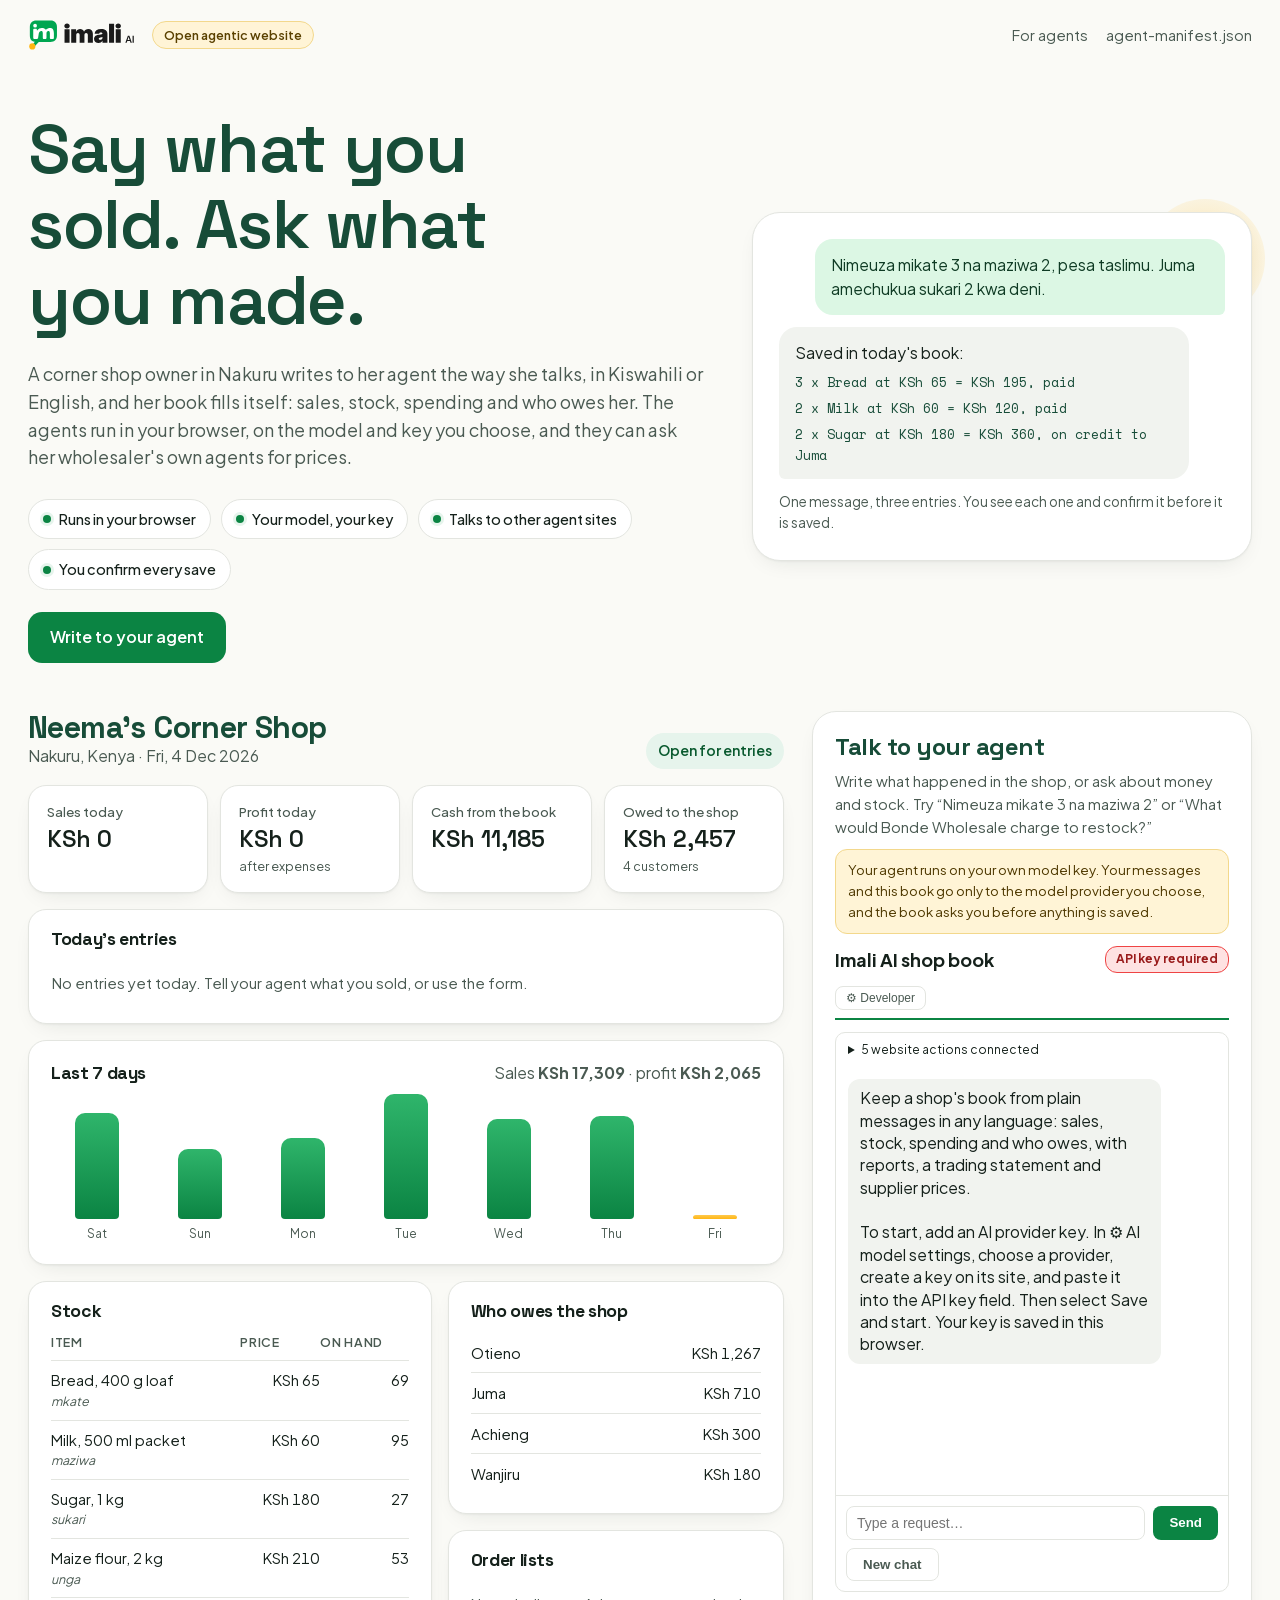
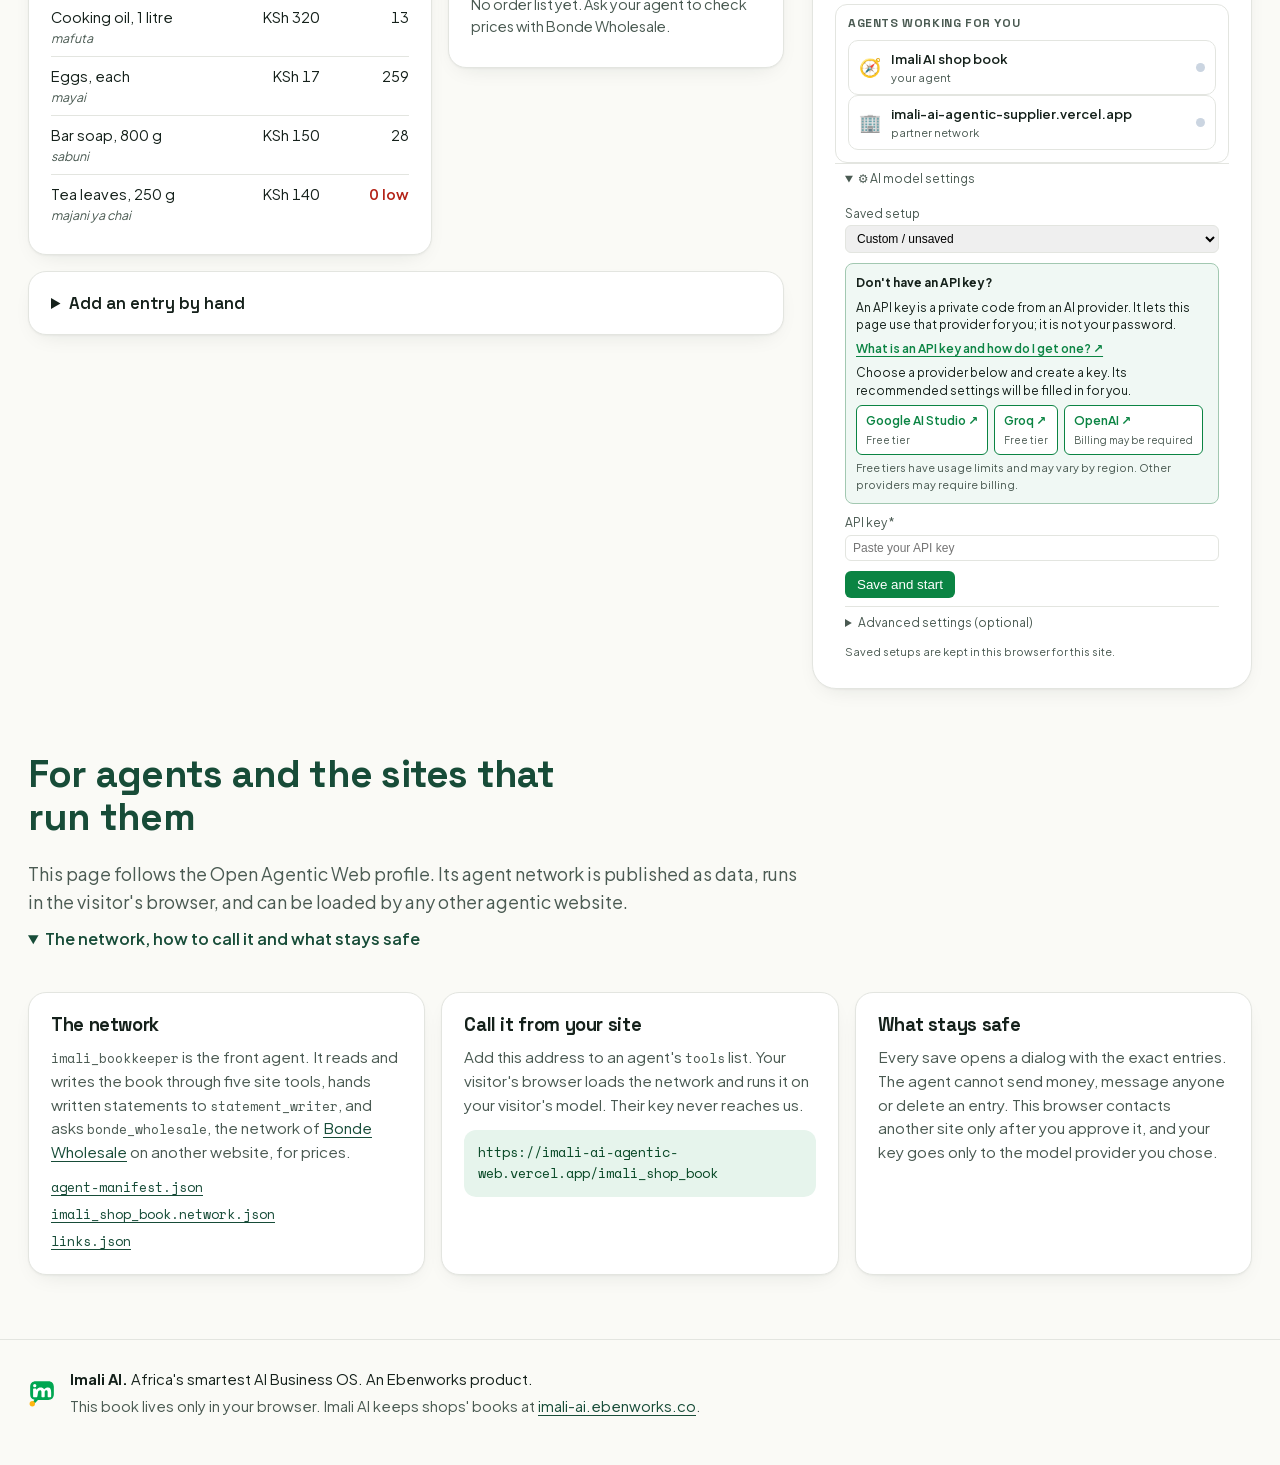
<file: shop/index.html>
<!doctype html>
<html lang="en">
<head>
  <meta charset="utf-8">
  <meta name="viewport" content="width=device-width, initial-scale=1">
  <meta name="color-scheme" content="light">
  <meta name="theme-color" content="#FAFAF6">
  <title>Imali AI shop book: an open agentic website</title>
  <meta name="description" content="Keep a shop's book from plain messages in any language. The agents run in your browser with the model key you choose, and can ask other agentic websites for prices.">
  <link rel="icon" href="assets/imali-icon.svg" type="image/svg+xml">
  <link rel="preload" href="assets/fonts/space-grotesk-latin.woff2" as="font" type="font/woff2" crossorigin>
  <link rel="preload" href="assets/fonts/plus-jakarta-sans-latin.woff2" as="font" type="font/woff2" crossorigin>
  <link rel="alternate" type="application/json" href="agent-manifest.json" title="Agent network manifest">
  <link rel="stylesheet" href="styles.css">
  <script type="module" src="view.js"></script>
  <script type="module" src="site.js"></script>
</head>
<body>
  <a class="skip" href="#assistant">Skip to your agent</a>
  <header class="top">
    <a class="brand" href="https://imali-ai.ebenworks.co/" aria-label="Imali AI home">
      <img src="assets/imali-logo-horizontal.svg" alt="Imali AI" width="132" height="36">
    </a>
    <span class="chip chip-gold">Open agentic website</span>
    <nav class="top-links" aria-label="Agent files">
      <a href="#for-agents">For agents</a>
      <a href="agent-manifest.json">agent-manifest.json</a>
    </nav>
  </header>

  <main>
    <section class="hero" aria-labelledby="hero-title">
      <div class="hero-text">
        <h1 id="hero-title">Say what you sold. Ask what you made.</h1>
        <p class="lead">A corner shop owner in Nakuru writes to her agent the way she talks, in Kiswahili or English, and her book fills itself: sales, stock, spending and who owes her. The agents run in your browser, on the model and key you choose, and they can ask her wholesaler's own agents for prices.</p>
        <ul class="pills" aria-label="How it works">
          <li><span class="dot"></span>Runs in your browser</li>
          <li><span class="dot"></span>Your model, your key</li>
          <li><span class="dot"></span>Talks to other agent sites</li>
          <li><span class="dot"></span>You confirm every save</li>
        </ul>
        <a class="jump" href="#assistant">Write to your agent</a>
      </div>
      <figure class="hero-card" aria-label="An example message and the entries it makes">
        <p class="bubble bubble-owner">Nimeuza mikate 3 na maziwa 2, pesa taslimu. Juma amechukua sukari 2 kwa deni.</p>
        <p class="bubble bubble-agent">Saved in today's book:<br>
          <span>3 x Bread at KSh 65 = KSh 195, paid</span>
          <span>2 x Milk at KSh 60 = KSh 120, paid</span>
          <span>2 x Sugar at KSh 180 = KSh 360, on credit to Juma</span>
        </p>
        <figcaption>One message, three entries. You see each one and confirm it before it is saved.</figcaption>
      </figure>
    </section>

    <div class="layout">
      <section id="book" class="book" aria-labelledby="book-title">
        <div class="book-head">
          <div>
            <h2 id="book-title">Neema's Corner Shop</h2>
            <p class="muted">Nakuru, Kenya · <span id="book-date">Today</span></p>
          </div>
          <p class="status" id="book-status" data-state="open">Open for entries</p>
        </div>

        <div class="stats">
          <div class="stat"><span class="label">Sales today</span><strong id="stat-sales">KSh 0</strong></div>
          <div class="stat"><span class="label">Profit today</span><strong id="stat-profit">KSh 0</strong><span class="hint">after expenses</span></div>
          <div class="stat"><span class="label">Cash from the book</span><strong id="stat-cash">KSh 0</strong></div>
          <div class="stat"><span class="label">Owed to the shop</span><strong id="stat-owed">KSh 0</strong><span class="hint" id="stat-owed-who"></span></div>
        </div>
        <div class="panel">
          <h3>Today's entries</h3>
          <ol id="entries" class="entries" aria-live="polite"></ol>
        </div>

        <div class="panel week">
          <div class="panel-head">
            <h3>Last 7 days</h3>
            <p class="muted">Sales <strong id="week-total">KSh 0</strong> · profit <strong id="week-profit">KSh 0</strong></p>
          </div>
          <div id="week-chart" class="chart" role="img" aria-label="Bar chart of sales on each of the last 7 days"></div>
        </div>

        <div class="split">
          <div class="panel">
            <h3>Stock</h3>
            <table class="stock">
              <thead><tr><th scope="col">Item</th><th scope="col" class="num">Price</th><th scope="col" class="num">On hand</th></tr></thead>
              <tbody id="stock-rows"></tbody>
            </table>
          </div>
          <div class="side">
            <div class="panel">
              <h3>Who owes the shop</h3>
              <ul id="owed" class="owed"></ul>
            </div>
            <div class="panel">
              <h3>Order lists</h3>
              <ul id="orders" class="orders"></ul>
            </div>
          </div>
        </div>

        <details class="panel manual">
          <summary>Add an entry by hand</summary>
          <form id="entry-form" class="entry-form" novalidate>
            <label>Kind
              <select id="f-kind" name="kind">
                <option value="sale">Sale</option>
                <option value="stock_in">Stock in</option>
                <option value="expense">Expense</option>
                <option value="debt_payment">Customer paid back</option>
              </select>
            </label>
            <label data-kinds="sale stock_in">Item <select id="f-item" name="itemId"></select></label>
            <label data-kinds="sale stock_in">Quantity <input id="f-quantity" name="quantity" type="number" min="1" max="1000" inputmode="numeric" value="1"></label>
            <label data-kinds="sale stock_in">Price each, KSh <input id="f-price" name="unitPrice" type="number" min="1" inputmode="numeric" placeholder="List price"></label>
            <label data-kinds="sale debt_payment">Customer <input id="f-customer" name="customer" type="text" maxlength="40" autocomplete="off"></label>
            <label data-kinds="sale" class="check"><input id="f-credit" name="credit" type="checkbox"> On credit</label>
            <label data-kinds="expense">Category <select id="f-category" name="category"></select></label>
            <label data-kinds="expense debt_payment">Amount, KSh <input id="f-amount" name="amount" type="number" min="1" inputmode="numeric"></label>
            <label data-kinds="expense">Note <input id="f-note" name="note" type="text" maxlength="80" autocomplete="off"></label>
            <div class="form-actions">
              <button type="submit" class="button">Save entry</button>
              <button type="button" class="button ghost" id="reset-book">Start the book again</button>
            </div>
            <p id="form-message" class="form-message" role="status"></p>
          </form>
          <p class="muted small">Book version <span id="version">1</span>. The book lives in this browser only.</p>
        </details>
      </section>

      <section id="assistant" class="assistant" aria-labelledby="assistant-heading">
        <div class="assistant-intro">
          <h2 id="assistant-heading">Talk to your agent</h2>
          <p>Write what happened in the shop, or ask about money and stock. Try “Nimeuza mikate 3 na maziwa 2” or “What would Bonde Wholesale charge to restock?”</p>
          <p class="assistant-note">Your agent runs on your own model key. Your messages and this book go only to the model provider you choose, and the book asks you before anything is saved.</p>
        </div>
        <p id="assistant-status" role="status">Connecting your agent… If this message stays, your agent could not load. The book still works by hand.</p>
        <div id="agent-app">
          <div data-ns-slot="header"></div>
          <div class="assistant-panels">
            <div data-ns-slot="chat"></div>
            <div data-ns-slot="agents"></div>
          </div>
          <div data-ns-slot="settings"></div>
        </div>
      </section>
    </div>

    <section id="for-agents" class="for-agents" aria-labelledby="agents-title">
      <h2 id="agents-title">For agents and the sites that run them</h2>
      <p class="lead">This page follows the Open Agentic Web profile. Its agent network is published as data, runs in the visitor's browser, and can be loaded by any other agentic website.</p>
      <details class="agent-details" id="agent-details" open>
      <summary>The network, how to call it and what stays safe</summary>
      <div class="cards">
        <article class="card">
          <h3>The network</h3>
          <p><code>imali_bookkeeper</code> is the front agent. It reads and writes the book through five site tools, hands written statements to <code>statement_writer</code>, and asks <code>bonde_wholesale</code>, the network of <a href="https://imali-ai-agentic-supplier.vercel.app/" data-partner="bonde_wholesale">Bonde Wholesale</a> on another website, for prices.</p>
          <ul class="file-list">
            <li><a href="agent-manifest.json">agent-manifest.json</a></li>
            <li><a href="imali_shop_book.network.json">imali_shop_book.network.json</a></li>
            <li><a href="links.json">links.json</a></li>
          </ul>
        </article>
        <article class="card">
          <h3>Call it from your site</h3>
          <p>Add this address to an agent's <code>tools</code> list. Your visitor's browser loads the network and runs it on your visitor's model. Their key never reaches us.</p>
          <pre class="snippet" id="link-snippet">https://imali-ai-agentic-web.vercel.app/imali_shop_book</pre>
        </article>
        <article class="card">
          <h3>What stays safe</h3>
          <p>Every save opens a dialog with the exact entries. The agent cannot send money, message anyone or delete an entry. This browser contacts another site only after you approve it, and your key goes only to the model provider you chose.</p>
        </article>
      </div>
      </details>
    </section>
  </main>

  <footer class="foot">
    <img src="assets/imali-icon.svg" alt="" width="28" height="28">
    <p><strong>Imali AI.</strong> Africa's smartest AI Business OS. An Ebenworks product.</p>
    <p class="muted">This book lives only in your browser. Imali AI keeps shops' books at <a href="https://imali-ai.ebenworks.co/">imali-ai.ebenworks.co</a>.</p>
  </footer>
</body>
</html>
</file>
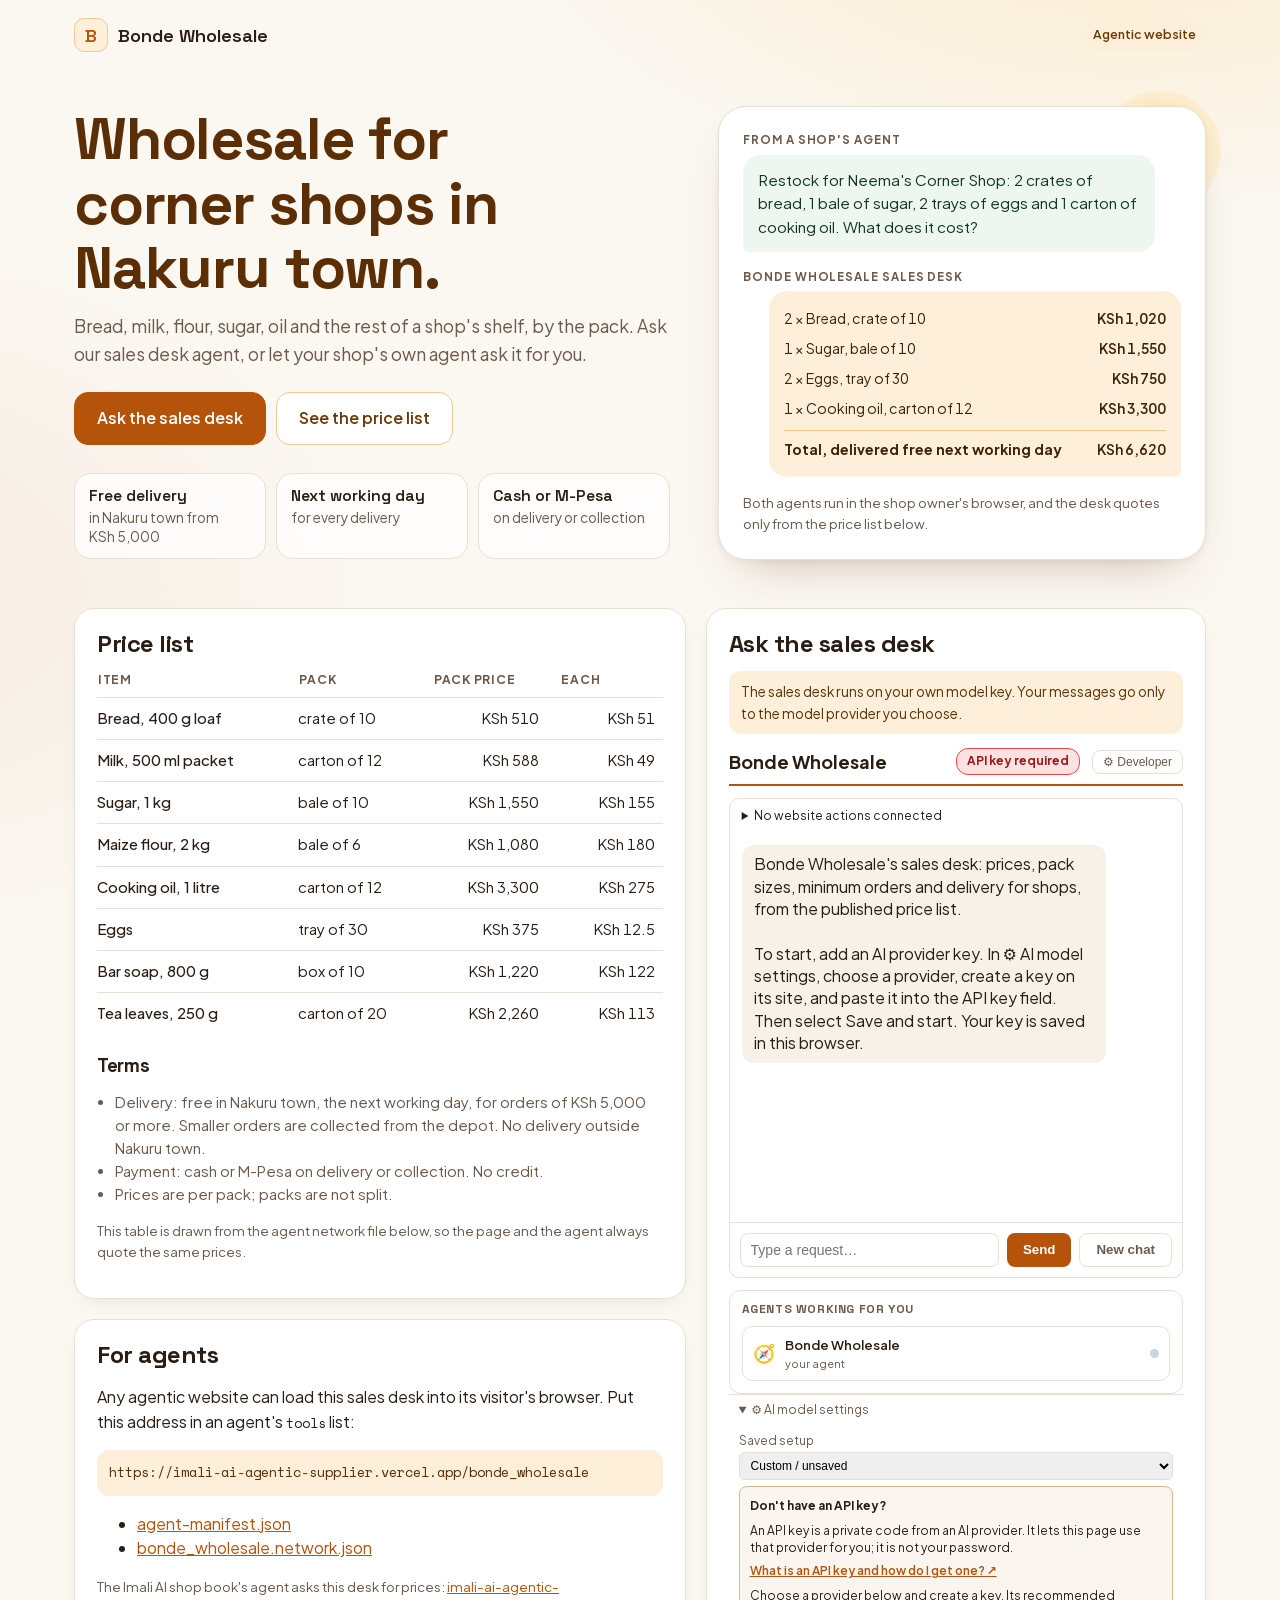
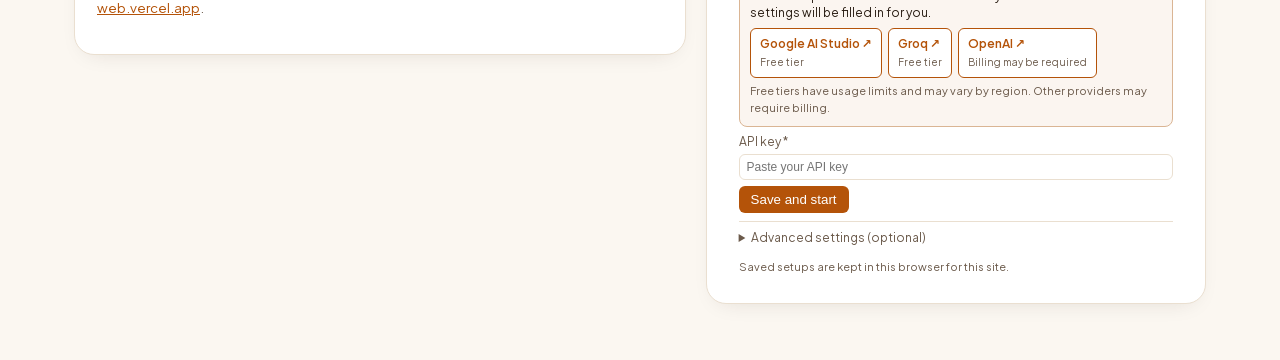
<file: supplier/index.html>
<!doctype html>
<html lang="en">
<head>
  <meta charset="utf-8">
  <meta name="viewport" content="width=device-width, initial-scale=1">
  <meta name="color-scheme" content="light">
  <meta name="theme-color" content="#FBF7F1">
  <link rel="icon" href="assets/bonde-icon.svg" type="image/svg+xml">
  <title>Bonde Wholesale: price list and sales desk agent</title>
  <meta name="description" content="Bonde Wholesale supplies shops in Nakuru town. Its sales desk agent answers prices, pack sizes and delivery for any shop's agent.">
  <link rel="alternate" type="application/json" href="agent-manifest.json" title="Agent network manifest">
  <link rel="stylesheet" href="styles.css">
  <script type="module" src="prices.js"></script>
  <script type="module" src="site.js"></script>
</head>
<body>
  <header class="top">
    <p class="mark"><span class="logo" aria-hidden="true">B</span> Bonde Wholesale</p>
    <span class="chip">Agentic website</span>
  </header>
  <main>
    <section class="hero" aria-labelledby="hero-title">
      <div class="hero-text">
        <h1 id="hero-title">Wholesale for corner shops in Nakuru town.</h1>
        <p class="lead">Bread, milk, flour, sugar, oil and the rest of a shop's shelf, by the pack. Ask our sales desk agent, or let your shop's own agent ask it for you.</p>
        <div class="actions">
          <a class="button" href="#assistant">Ask the sales desk</a>
          <a class="button ghost" href="#prices-title">See the price list</a>
        </div>
        <ul class="facts" aria-label="Terms in short">
          <li><strong>Free delivery</strong> in Nakuru town from KSh&nbsp;5,000</li>
          <li><strong>Next working day</strong> for every delivery</li>
          <li><strong>Cash or M-Pesa</strong> on delivery or collection</li>
        </ul>
      </div>
      <figure class="desk-card" aria-label="A shop's agent asks the sales desk for prices">
        <p class="from">From a shop's agent</p>
        <p class="bubble bubble-in">Restock for Neema's Corner Shop: 2 crates of bread, 1 bale of sugar, 2 trays of eggs and 1 carton of cooking oil. What does it cost?</p>
        <p class="from">Bonde Wholesale sales desk</p>
        <div class="bubble bubble-out">
          <span class="line"><span>2 × Bread, crate of 10</span><span>KSh 1,020</span></span>
          <span class="line"><span>1 × Sugar, bale of 10</span><span>KSh 1,550</span></span>
          <span class="line"><span>2 × Eggs, tray of 30</span><span>KSh 750</span></span>
          <span class="line"><span>1 × Cooking oil, carton of 12</span><span>KSh 3,300</span></span>
          <span class="line total"><span>Total, delivered free next working day</span><span>KSh 6,620</span></span>
        </div>
        <figcaption>Both agents run in the shop owner's browser, and the desk quotes only from the price list below.</figcaption>
      </figure>
    </section>
    <div class="layout">
      <section class="panel" aria-labelledby="prices-title">
        <h2 id="prices-title">Price list</h2>
        <div class="table-wrap">
          <table class="prices">
            <thead><tr><th scope="col">Item</th><th scope="col" class="col-pack">Pack</th><th scope="col" class="num">Pack price</th><th scope="col" class="num">Each</th></tr></thead>
            <tbody id="price-rows"><tr><td colspan="4">Loading the price list…</td></tr></tbody>
          </table>
        </div>
        <h3>Terms</h3>
        <ul id="terms" class="terms"></ul>
        <p class="small">This table is drawn from the agent network file below, so the page and the agent always quote the same prices.</p>
      </section>
      <section id="assistant" class="panel assistant" aria-labelledby="assistant-heading">
        <h2 id="assistant-heading">Ask the sales desk</h2>
        <p class="note">The sales desk runs on your own model key. Your messages go only to the model provider you choose.</p>
        <p id="assistant-status" role="status">Connecting the agent…</p>
        <div id="agent-app">
          <div data-ns-slot="header"></div>
          <div class="assistant-panels">
            <div data-ns-slot="chat"></div>
            <div data-ns-slot="agents"></div>
          </div>
          <div data-ns-slot="settings"></div>
        </div>
      </section>
      <section id="for-agents" class="panel files" aria-labelledby="files-title">
        <h2 id="files-title">For agents</h2>
        <p>Any agentic website can load this sales desk into its visitor's browser. Put this address in an agent's <code>tools</code> list:</p>
        <pre>https://imali-ai-agentic-supplier.vercel.app/bonde_wholesale</pre>
        <ul>
          <li><a href="agent-manifest.json">agent-manifest.json</a></li>
          <li><a href="bonde_wholesale.network.json">bonde_wholesale.network.json</a></li>
        </ul>
        <p class="small">The Imali AI shop book's agent asks this desk for prices: <a href="https://imali-ai-agentic-web.vercel.app/">imali-ai-agentic-web.vercel.app</a>.</p>
      </section>
    </div>
  </main>
</body>
</html>
</file>
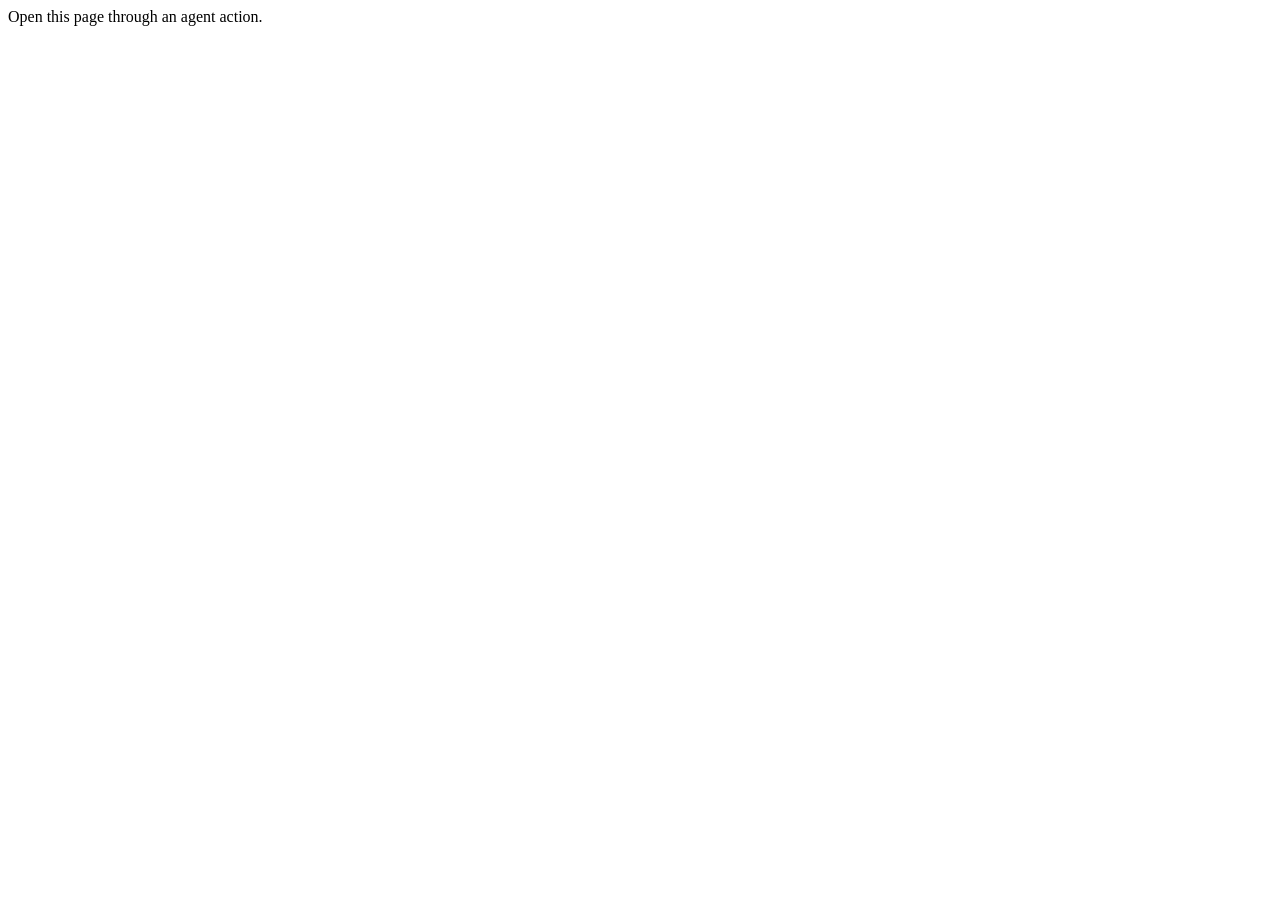
<file: shop/bridge/action-bridge.html>
<!doctype html>
<!--
  Action bridge, copied here by build_network.mjs. Do not edit it.
  Other agent sites load this page in a hidden frame before they run this site's network.
  It reads agent-manifest.json in this folder, which lists no action module, so it shares
  no actions and loads none of the site's own code. Do not block framing for this folder.
-->
<html lang="en">
  <head>
    <meta charset="utf-8">
    <meta name="robots" content="noindex">
    <title>Action bridge</title>
    <script type="module" src="../runtime/action-bridge.js"></script>
  </head>
  <body></body>
</html>
</file>
<file: shop/styles.css>
/* Imali AI shop book: light theme only. */
@font-face { font-family: "Plus Jakarta Sans"; src: url("assets/fonts/plus-jakarta-sans-latin.woff2") format("woff2"); font-weight: 200 800; font-display: swap; }
@font-face { font-family: "Space Grotesk"; src: url("assets/fonts/space-grotesk-latin.woff2") format("woff2"); font-weight: 300 700; font-display: swap; }
@font-face { font-family: "Space Mono"; src: url("assets/fonts/space-mono-400-latin.woff2") format("woff2"); font-weight: 400; font-display: swap; }

:root {
  color-scheme: light;
  --paper: #FAFAF6;
  --card: #FFFFFF;
  --ink: #15211B;
  --ink-soft: #4A5A52;
  --deep: #174C38;
  --green: #0B8443;
  --green-tint: #E6F4EC;
  --gold: #FFB612;
  --gold-tint: #FFF4D6;
  --line: #E3E5E0;
  --line-strong: #CDD1CA;
  --red: #B42318;
  --radius: 18px;
  --shadow: 0 1px 2px rgba(21, 33, 27, 0.04), 0 8px 24px -12px rgba(21, 33, 27, 0.14);
  --sans: "Plus Jakarta Sans", system-ui, -apple-system, "Segoe UI", sans-serif;
  --display: "Space Grotesk", "Plus Jakarta Sans", system-ui, sans-serif;
  --mono: "Space Mono", ui-monospace, monospace;
}

* { box-sizing: border-box; }
html { -webkit-text-size-adjust: 100%; }
body { margin: 0; background: var(--paper); color: var(--ink); font: 16px/1.55 var(--sans); }
img { max-width: 100%; }
a { color: var(--deep); text-underline-offset: 3px; }
a:hover { color: var(--green); }
h1, h2, h3 { font-family: var(--display); letter-spacing: -0.02em; line-height: 1.1; margin: 0; }
code, pre { font-family: var(--mono); font-size: 0.86em; }
.muted { color: var(--ink-soft); margin: 0; }
.small { font-size: 0.85rem; }
.skip { position: absolute; left: -9999px; }
.skip:focus { left: 16px; top: 12px; z-index: 10; background: var(--card); padding: 8px 12px; border-radius: 10px; }
:focus-visible { outline: 3px solid var(--gold); outline-offset: 2px; }

.top { display: flex; align-items: center; gap: 14px; max-width: 1280px; margin: 0 auto; padding: 18px 28px; }
.brand img { display: block; height: 34px; width: auto; }
.chip { font: 600 0.78rem/1 var(--sans); padding: 7px 11px; border-radius: 999px; white-space: nowrap; }
.chip-gold { background: var(--gold-tint); color: #5A4100; border: 1px solid #F3D88C; }
.top-links { margin-left: auto; display: flex; gap: 18px; font-size: 0.92rem; }
.top-links a { color: var(--ink-soft); text-decoration: none; }
.top-links a:hover { color: var(--deep); }

main { max-width: 1280px; margin: 0 auto; padding: 0 28px 64px; }

.hero { display: grid; grid-template-columns: minmax(0, 1.15fr) minmax(0, 0.85fr); gap: 48px; align-items: center; padding: 40px 0 48px; }
.hero h1 { font-size: clamp(2.5rem, 5.4vw, 4.6rem); font-weight: 600; color: var(--deep); max-width: 13ch; }
.lead { font-size: 1.12rem; color: var(--ink-soft); max-width: 60ch; margin: 22px 0 0; }
.pills { list-style: none; padding: 0; margin: 28px 0 0; display: flex; flex-wrap: wrap; gap: 10px; }
.pills li { display: flex; align-items: center; gap: 8px; background: var(--card); border: 1px solid var(--line); border-radius: 999px; padding: 8px 14px; font-size: 0.9rem; font-weight: 500; }
.dot { width: 8px; height: 8px; border-radius: 50%; background: var(--green); box-shadow: 0 0 0 3px var(--green-tint); }

.hero-card { margin: 0; background: var(--card); border: 1px solid var(--line); border-radius: 28px; padding: 26px; box-shadow: var(--shadow); position: relative; }
.hero-card::before { content: ""; position: absolute; inset: -14px -14px auto auto; width: 120px; height: 120px; border-radius: 50%; background: radial-gradient(circle, rgba(255, 182, 18, 0.35), rgba(255, 182, 18, 0)); z-index: -1; }
.bubble { margin: 0 0 12px; padding: 14px 16px; border-radius: 18px; font-size: 0.98rem; max-width: 92%; }
.bubble-owner { background: #DCF7E4; border-bottom-right-radius: 6px; margin-left: auto; color: #0F3B24; }
.bubble-agent { background: #F1F3EF; border-bottom-left-radius: 6px; }
.bubble-agent span { display: block; font-family: var(--mono); font-size: 0.82rem; margin-top: 6px; color: var(--deep); }
.hero-card figcaption { font-size: 0.86rem; color: var(--ink-soft); margin-top: 6px; }

.layout { display: grid; grid-template-columns: minmax(0, 1fr) minmax(360px, 440px); gap: 28px; align-items: start; }

.book { display: grid; gap: 16px; }
.book-head { display: flex; justify-content: space-between; align-items: end; gap: 16px; flex-wrap: wrap; }
.book-head h2 { font-size: 1.9rem; color: var(--deep); }
.status { margin: 0; font-weight: 600; font-size: 0.88rem; padding: 7px 12px; border-radius: 999px; background: var(--green-tint); color: #0A5A2F; }
.status[data-state="closed"] { background: #FDECEA; color: var(--red); }

.stats { display: grid; grid-template-columns: repeat(4, minmax(0, 1fr)); gap: 12px; }
.stat { background: var(--card); border: 1px solid var(--line); border-radius: var(--radius); padding: 16px 18px; box-shadow: var(--shadow); display: flex; flex-direction: column; gap: 4px; min-width: 0; }
.stat .label { font-size: 0.82rem; color: var(--ink-soft); font-weight: 500; }
.stat strong { font: 600 1.45rem/1.15 var(--display); color: var(--ink); overflow-wrap: anywhere; }
.stat .hint { font-size: 0.78rem; color: var(--ink-soft); }

.panel { background: var(--card); border: 1px solid var(--line); border-radius: var(--radius); padding: 20px 22px; box-shadow: var(--shadow); min-width: 0; }
.panel h3 { font-size: 1.1rem; margin-bottom: 12px; }
.panel-head { display: flex; justify-content: space-between; align-items: baseline; gap: 12px; flex-wrap: wrap; margin-bottom: 8px; }
.panel-head h3 { margin: 0; }

.entries { list-style: none; margin: 0; padding: 0; display: grid; gap: 2px; max-height: 280px; overflow: auto; }
.entries li { display: grid; grid-template-columns: 52px minmax(0, 1fr); gap: 10px; padding: 9px 0; border-bottom: 1px solid var(--line); font-size: 0.94rem; }
.entries li:last-child { border-bottom: 0; }
.entries .time { font-family: var(--mono); font-size: 0.8rem; color: var(--ink-soft); padding-top: 2px; }
.empty { color: var(--ink-soft); font-size: 0.94rem; list-style: none; }
.entries li.empty { display: block; }

.chart { list-style: none; margin: 8px 0 0; padding: 0; display: grid; grid-template-columns: repeat(7, minmax(0, 1fr)); gap: 10px; height: 150px; align-items: end; }
.chart > div { display: flex; flex-direction: column; align-items: center; gap: 6px; height: 100%; justify-content: end; }
.chart .bar { width: 100%; max-width: 44px; height: var(--h); background: linear-gradient(180deg, #2FB56B, var(--green)); border-radius: 10px 10px 4px 4px; }
.chart > div:last-child .bar { background: linear-gradient(180deg, #FFC94D, var(--gold)); }
.chart .day { font-size: 0.75rem; color: var(--ink-soft); }

.split { display: grid; grid-template-columns: minmax(0, 1.2fr) minmax(0, 1fr); gap: 16px; align-items: start; }
.side { display: grid; gap: 16px; }
.stock { width: 100%; border-collapse: collapse; font-size: 0.92rem; }
.stock th { text-align: left; font-size: 0.78rem; text-transform: uppercase; letter-spacing: 0.06em; color: var(--ink-soft); font-weight: 600; padding: 0 0 8px; }
.stock td { padding: 8px 0; border-top: 1px solid var(--line); vertical-align: top; }
.stock .name { display: block; }
.stock .local { display: block; font-size: 0.78rem; color: var(--ink-soft); font-style: italic; }
.num { text-align: right; font-variant-numeric: tabular-nums; white-space: nowrap; }
.stock td.low { color: var(--red); font-weight: 600; }

.owed, .orders { list-style: none; margin: 0; padding: 0; }
.owed li { display: flex; justify-content: space-between; padding: 8px 0; border-top: 1px solid var(--line); font-size: 0.94rem; }
.owed li:first-child { border-top: 0; }
.orders > li { padding: 10px 0; border-top: 1px solid var(--line); font-size: 0.9rem; }
.orders > li:first-child { border-top: 0; }
.orders ul { margin: 6px 0; padding-left: 18px; }
.orders .note { font-size: 0.8rem; color: var(--ink-soft); }

.manual summary { cursor: pointer; font: 600 1.05rem var(--display); }
.entry-form { display: grid; grid-template-columns: repeat(2, minmax(0, 1fr)); gap: 12px 16px; margin-top: 16px; }
.entry-form label { display: grid; gap: 6px; font-size: 0.86rem; font-weight: 600; color: var(--ink-soft); }
.entry-form label[hidden] { display: none; }
.entry-form label.check { display: flex; align-items: center; gap: 8px; align-self: end; padding-bottom: 10px; }
.entry-form input, .entry-form select { font: 400 1rem var(--sans); color: var(--ink); padding: 10px 12px; border: 1px solid var(--line-strong); border-radius: 12px; background: #FFFFFF; width: 100%; }
.entry-form input[type="checkbox"] { width: 18px; height: 18px; accent-color: var(--green); }
.form-actions { grid-column: 1 / -1; display: flex; gap: 10px; flex-wrap: wrap; }
.button { font: 600 0.95rem var(--sans); padding: 11px 18px; border-radius: 12px; border: 1px solid var(--green); background: var(--green); color: #FFFFFF; cursor: pointer; }
.button:hover { background: #096E38; }
.button.ghost { background: transparent; color: var(--deep); border-color: var(--line-strong); }
.button.ghost:hover { background: var(--paper); }
.form-message { grid-column: 1 / -1; margin: 0; font-size: 0.92rem; min-height: 1.4em; }
.form-message[data-state="error"] { color: var(--red); }
.form-message[data-state="ok"] { color: #0A5A2F; }

/* The assistant column. */
.assistant { position: sticky; top: 16px; background: var(--card); border: 1px solid var(--line); border-radius: 24px; box-shadow: var(--shadow); padding: 22px; }
.assistant-intro h2 { font-size: 1.5rem; color: var(--deep); }
.assistant-intro p { margin: 10px 0 0; font-size: 0.93rem; color: var(--ink-soft); }
.assistant-note { font-size: 0.84rem !important; background: var(--gold-tint); border: 1px solid #F3D88C; color: #4F3900 !important; padding: 10px 12px; border-radius: 12px; }
#assistant-status { font-size: 0.86rem; color: var(--ink-soft); margin: 12px 0 0; }

#agent-app {
  --ns-font: var(--sans);
  --ns-bg: #FFFFFF;
  --ns-fg: #15211B;
  --ns-primary: #0B8443;
  --ns-accent: #0B8443;
  --ns-border: #E3E5E0;
  --ns-panelbg: #FFFFFF;
  --ns-msgbg: #F1F3EF;
  --ns-muted: #4A5A52;
  margin-top: 12px;
}
.assistant-panels { display: grid; grid-template-columns: minmax(0, 1fr); gap: 12px; margin-top: 12px; }
#agent-app.ns-composed-app [data-ns-slot="chat"] { height: 560px; }
#agent-app .ns-chat { background: var(--ns-bg); }
#agent-app input[type="checkbox"], #agent-app input[type="radio"] { width: auto; }
#agent-app .ns-header { flex-wrap: wrap; }
#agent-app .ns-settings-body label { margin: 4px 0; font-weight: 400; }
#agent-app .ns-w-label { font-family: inherit; }
#agent-app .ns-widget label { margin: 0; }
#agent-app .ns-w-radio label, #agent-app .ns-w-multi label, #agent-app .ns-w-toggle { font-weight: 400; }
#agent-app .ns-w-toggle { font-size: 13px; }
#agent-app button { margin: 0; }
#agent-app .ns-w-choice { color: var(--ns-fg); }
#agent-app .ns-devtoggle:not(.on):hover, #agent-app .ns-modal-close:hover { background: transparent; }
#agent-app .ns-w-choice:disabled:hover { background: #FAFBFC; }

body > dialog h2 { margin: 0 0 12px; font: 600 1.3rem var(--display); color: var(--deep); }
body > dialog button + button { margin-left: 8px; }
.assistant-review { max-width: 600px; width: calc(100% - 32px); max-height: 85vh; overflow: auto; border: 1px solid var(--line); border-radius: 22px; padding: 26px; font: 16px/1.5 var(--sans); color: var(--ink); box-shadow: 0 30px 80px -20px rgba(21, 33, 27, 0.35); }
.assistant-review::backdrop { background: rgba(247, 245, 238, 0.82); backdrop-filter: blur(3px); }
.assistant-review dl { display: grid; grid-template-columns: fit-content(40%) 1fr; gap: 6px 16px; margin: 14px 0; padding: 14px 16px; background: var(--paper); border-radius: 14px; }
.assistant-review dt { font-weight: 600; font-size: 0.9rem; }
.assistant-review dd { margin: 0; overflow-wrap: anywhere; font-size: 0.92rem; }
.assistant-review details { margin: 12px 0 18px; font-size: 0.86rem; }
.assistant-review pre { white-space: pre-wrap; overflow-wrap: anywhere; background: var(--paper); padding: 10px; border-radius: 10px; }
.assistant-review button { font: 600 0.95rem var(--sans); padding: 11px 18px; border-radius: 12px; border: 1px solid var(--green); background: var(--green); color: #FFFFFF; cursor: pointer; }
.assistant-review .assistant-decline { background: transparent; color: var(--deep); border: 1px solid var(--line-strong); }

.for-agents { margin-top: 64px; }
.for-agents h2 { font-size: clamp(1.7rem, 3vw, 2.4rem); color: var(--deep); max-width: 22ch; }
.cards { display: grid; grid-template-columns: repeat(3, minmax(0, 1fr)); gap: 16px; margin-top: 28px; }
.card { background: var(--card); border: 1px solid var(--line); border-radius: var(--radius); padding: 22px; box-shadow: var(--shadow); min-width: 0; }
.card h3 { font-size: 1.15rem; margin-bottom: 10px; }
.card p { margin: 0; color: var(--ink-soft); font-size: 0.95rem; }
.file-list { margin: 14px 0 0; padding: 0; list-style: none; display: grid; gap: 6px; font-family: var(--mono); font-size: 0.84rem; }
.snippet { margin: 14px 0 0; padding: 12px 14px; background: var(--green-tint); color: #0A4A28; border-radius: 12px; white-space: pre-wrap; overflow-wrap: anywhere; }

.foot { max-width: 1280px; margin: 0 auto; padding: 28px 28px 48px; border-top: 1px solid var(--line); display: grid; grid-template-columns: auto 1fr; gap: 4px 14px; align-items: center; font-size: 0.92rem; }
.foot img { grid-row: span 2; }
.foot p { margin: 0; }

.jump { display: inline-block; margin-top: 22px; text-align: center; font-weight: 600; padding: 13px 22px; border-radius: 14px; background: var(--green); color: #FFFFFF; text-decoration: none; }
.jump:hover { color: #FFFFFF; background: #096E38; }
@media (max-width: 1080px) {
  .layout { grid-template-columns: minmax(0, 1fr); }
  .assistant { position: static; }
  .cards { grid-template-columns: minmax(0, 1fr); }
}
@media (max-width: 760px) {
  .top { padding: 14px 18px; flex-wrap: wrap; }
  .top-links { display: none; }
  main { padding: 0 16px 48px; }
  .hero { grid-template-columns: minmax(0, 1fr); gap: 28px; padding: 16px 0 32px; }
  .lead { font-size: 1.02rem; }
  .stats { grid-template-columns: repeat(2, minmax(0, 1fr)); }
  .split { grid-template-columns: minmax(0, 1fr); }
  .entry-form { grid-template-columns: minmax(0, 1fr); }
  .assistant { padding: 18px 16px; border-radius: 20px; }
  #agent-app.ns-composed-app [data-ns-slot="chat"] { height: 520px; }
  .foot { padding: 24px 16px 40px; }
}

.agent-details > summary { cursor: pointer; font-weight: 600; color: var(--deep); padding: 12px 0; }
.agent-details[open] > summary { margin-bottom: 8px; }
@media (max-width: 600px) {
  .hero-card { display: none; }
}
</file>
<file: supplier/styles.css>
/* Bonde Wholesale: light theme only. */
@font-face { font-family: "Plus Jakarta Sans"; src: url("assets/fonts/plus-jakarta-sans-latin.woff2") format("woff2"); font-weight: 200 800; font-display: swap; }
@font-face { font-family: "Space Grotesk"; src: url("assets/fonts/space-grotesk-latin.woff2") format("woff2"); font-weight: 300 700; font-display: swap; }
@font-face { font-family: "Space Mono"; src: url("assets/fonts/space-mono-400-latin.woff2") format("woff2"); font-weight: 400; font-display: swap; }
:root { color-scheme: light; --paper: #FBF7F1; --ink: #2A1E14; --soft: #6B5A4B; --amber: #B45309; --tint: #FDEFD9; --line: #EADFD0; }
* { box-sizing: border-box; }
body { margin: 0; background: radial-gradient(900px 520px at 88% -8%, rgba(251, 191, 36, 0.20), rgba(251, 191, 36, 0) 70%), radial-gradient(700px 480px at -10% 30%, rgba(180, 83, 9, 0.07), rgba(180, 83, 9, 0) 70%), var(--paper); background-repeat: no-repeat; color: var(--ink); font: 16px/1.55 "Plus Jakarta Sans", system-ui, sans-serif; }
h1, h2, h3 { font-family: "Space Grotesk", system-ui, sans-serif; letter-spacing: -0.02em; line-height: 1.1; margin: 0 0 12px; }
a { color: var(--amber); }
code, pre { font-family: "Space Mono", ui-monospace, monospace; font-size: 0.86em; }
.top { display: flex; align-items: center; gap: 12px; max-width: 1180px; margin: 0 auto; padding: 18px 24px; }
.mark { display: flex; align-items: center; gap: 10px; margin: 0; font: 600 1.15rem "Space Grotesk", sans-serif; }
.logo { display: grid; place-items: center; width: 34px; height: 34px; border-radius: 10px; background: var(--tint); color: var(--amber); border: 1px solid #F1C98F; }
.chip { margin-left: auto; font-size: 0.78rem; font-weight: 600; padding: 6px 10px; border-radius: 999px; background: var(--tint); color: #6B3A06; }
main { max-width: 1180px; margin: 0 auto; padding: 0 24px 56px; }
.hero { display: grid; grid-template-columns: minmax(0, 1.1fr) minmax(0, 0.9fr); gap: 48px; align-items: center; padding: 36px 0 48px; }
.hero h1 { font-size: clamp(2.1rem, 4.6vw, 3.9rem); max-width: 14ch; color: #5C2E05; }
.lead { color: var(--soft); max-width: 52ch; font-size: 1.1rem; margin: 0; }
.actions { display: flex; flex-wrap: wrap; gap: 10px; margin-top: 24px; }
.button { display: inline-block; font-weight: 600; padding: 13px 22px; border-radius: 14px; background: var(--amber); color: #FFFFFF; text-decoration: none; border: 1px solid var(--amber); }
.button:hover { background: #92400E; border-color: #92400E; color: #FFFFFF; }
.button.ghost { background: #FFFFFF; color: #6B3A06; border-color: #F1C98F; }
.button.ghost:hover { background: var(--tint); color: #5C2E05; }
.button:focus-visible { outline: 3px solid #F59E0B; outline-offset: 2px; }
.facts { list-style: none; padding: 0; margin: 28px 0 0; display: grid; grid-template-columns: repeat(3, minmax(0, 1fr)); gap: 10px; }
.facts li { background: rgba(255, 255, 255, 0.75); border: 1px solid var(--line); border-radius: 16px; padding: 12px 14px; font-size: 0.86rem; color: var(--soft); line-height: 1.4; }
.facts strong { display: block; color: var(--ink); font: 600 0.98rem "Space Grotesk", sans-serif; margin-bottom: 2px; }
.desk-card { margin: 0; background: #FFFFFF; border: 1px solid var(--line); border-radius: 28px; padding: 24px; box-shadow: 0 24px 48px -28px rgba(92, 46, 5, 0.35), 0 2px 6px rgba(42, 30, 20, 0.05); position: relative; }
.desk-card::before { content: ""; position: absolute; inset: -16px -16px auto auto; width: 120px; height: 120px; border-radius: 50%; background: radial-gradient(circle, rgba(251, 191, 36, 0.38), rgba(251, 191, 36, 0)); z-index: -1; }
.from { margin: 0 0 6px; font-size: 0.72rem; font-weight: 700; letter-spacing: 0.08em; text-transform: uppercase; color: var(--soft); }
.bubble { margin: 0 0 16px; padding: 13px 15px; border-radius: 18px; font-size: 0.95rem; }
.bubble-in { background: #EEF6F0; color: #12391F; border-bottom-left-radius: 6px; max-width: 94%; }
.bubble-out { background: var(--tint); color: #3E2208; border-bottom-right-radius: 6px; margin-left: 6%; }
.bubble-out .line { display: flex; justify-content: space-between; gap: 12px; padding: 4px 0; font-size: 0.88rem; font-variant-numeric: tabular-nums; }
.bubble-out .line span:last-child { white-space: nowrap; font-weight: 600; }
.bubble-out .total { border-top: 1px solid #F1C98F; margin-top: 6px; padding-top: 8px; font-weight: 700; }
.desk-card figcaption { font-size: 0.84rem; color: var(--soft); }
.layout { display: grid; grid-template-columns: minmax(0, 1.1fr) minmax(340px, 0.9fr); grid-template-areas: "prices chat" "files chat"; grid-template-rows: auto 1fr; gap: 20px; align-items: start; }
.layout > .panel:first-child { grid-area: prices; }
.layout > .assistant { grid-area: chat; }
.layout > .files { grid-area: files; }
.panel { background: #FFFFFF; border: 1px solid var(--line); border-radius: 20px; padding: 22px; box-shadow: 0 8px 24px -14px rgba(42, 30, 20, 0.18); min-width: 0; }
.table-wrap { overflow-x: auto; }
.prices { width: 100%; border-collapse: collapse; font-size: 0.93rem; }
.prices th { padding-right: 10px; text-align: left; font-size: 0.76rem; text-transform: uppercase; letter-spacing: 0.06em; color: var(--soft); padding-bottom: 8px; }
.prices td { padding: 9px 8px 9px 0; border-top: 1px solid var(--line); }
.num { text-align: right; white-space: nowrap; font-variant-numeric: tabular-nums; }
.prices th.num { padding-right: 0; }
.prices td.num + td.num, .prices th.num + th.num { padding-left: 14px; }
.item-name { font-weight: 500; }
.pack-under { display: none; }
.prices tbody tr:hover td { background: #FFFBF4; }
.terms { padding-left: 18px; color: var(--soft); font-size: 0.93rem; }
.small { font-size: 0.84rem; color: var(--soft); }
.note { font-size: 0.86rem; background: var(--tint); padding: 10px 12px; border-radius: 12px; color: #5C3205; }
#assistant-status { font-size: 0.86rem; color: var(--soft); }
#assistant-status:empty { display: none; }
.files { margin-top: 0; }
.files pre { background: var(--tint); padding: 12px; border-radius: 12px; white-space: pre-wrap; overflow-wrap: anywhere; color: #5C2E05; }
#agent-app { --ns-font: "Plus Jakarta Sans", system-ui, sans-serif; --ns-bg: #FFFFFF; --ns-fg: #2A1E14; --ns-primary: #B45309; --ns-accent: #B45309; --ns-border: #EADFD0; --ns-panelbg: #FFFFFF; --ns-msgbg: #F7F1E8; --ns-muted: #6B5A4B; }
.assistant-panels { display: grid; gap: 12px; margin-top: 12px; }
#agent-app.ns-composed-app [data-ns-slot="chat"] { height: 480px; }
#agent-app .ns-chat { background: var(--ns-bg); }
#agent-app button { margin: 0; }
#agent-app .ns-header { flex-wrap: wrap; }
body > dialog h2 { margin: 0 0 12px; font: 600 1.25rem "Space Grotesk", sans-serif; }
body > dialog button + button { margin-left: 8px; }
@media (max-width: 900px) { .layout, .hero { grid-template-columns: minmax(0, 1fr); } .layout { grid-template-areas: "prices" "chat" "files"; grid-template-rows: none; } .hero { gap: 28px; } .desk-card { max-width: 560px; } }
@media (max-width: 600px) {
  main { padding: 0 14px 40px; } .top { padding: 14px; }
  .hero { padding: 12px 0 28px; }
  .actions .button { flex: 1 1 auto; text-align: center; }
  .facts { grid-template-columns: minmax(0, 1fr); gap: 8px; margin-top: 20px; }
  .facts li { padding: 10px 12px; }
  .desk-card { display: none; }
  .panel { padding: 18px 16px; }
  .prices .col-pack { display: none; }
  .pack-under { display: block; font-size: 0.8rem; color: var(--soft); margin-top: 2px; }
  .prices td { padding: 11px 6px 11px 0; vertical-align: top; }
}
.panel h3 { margin-top: 22px; }
</file>
